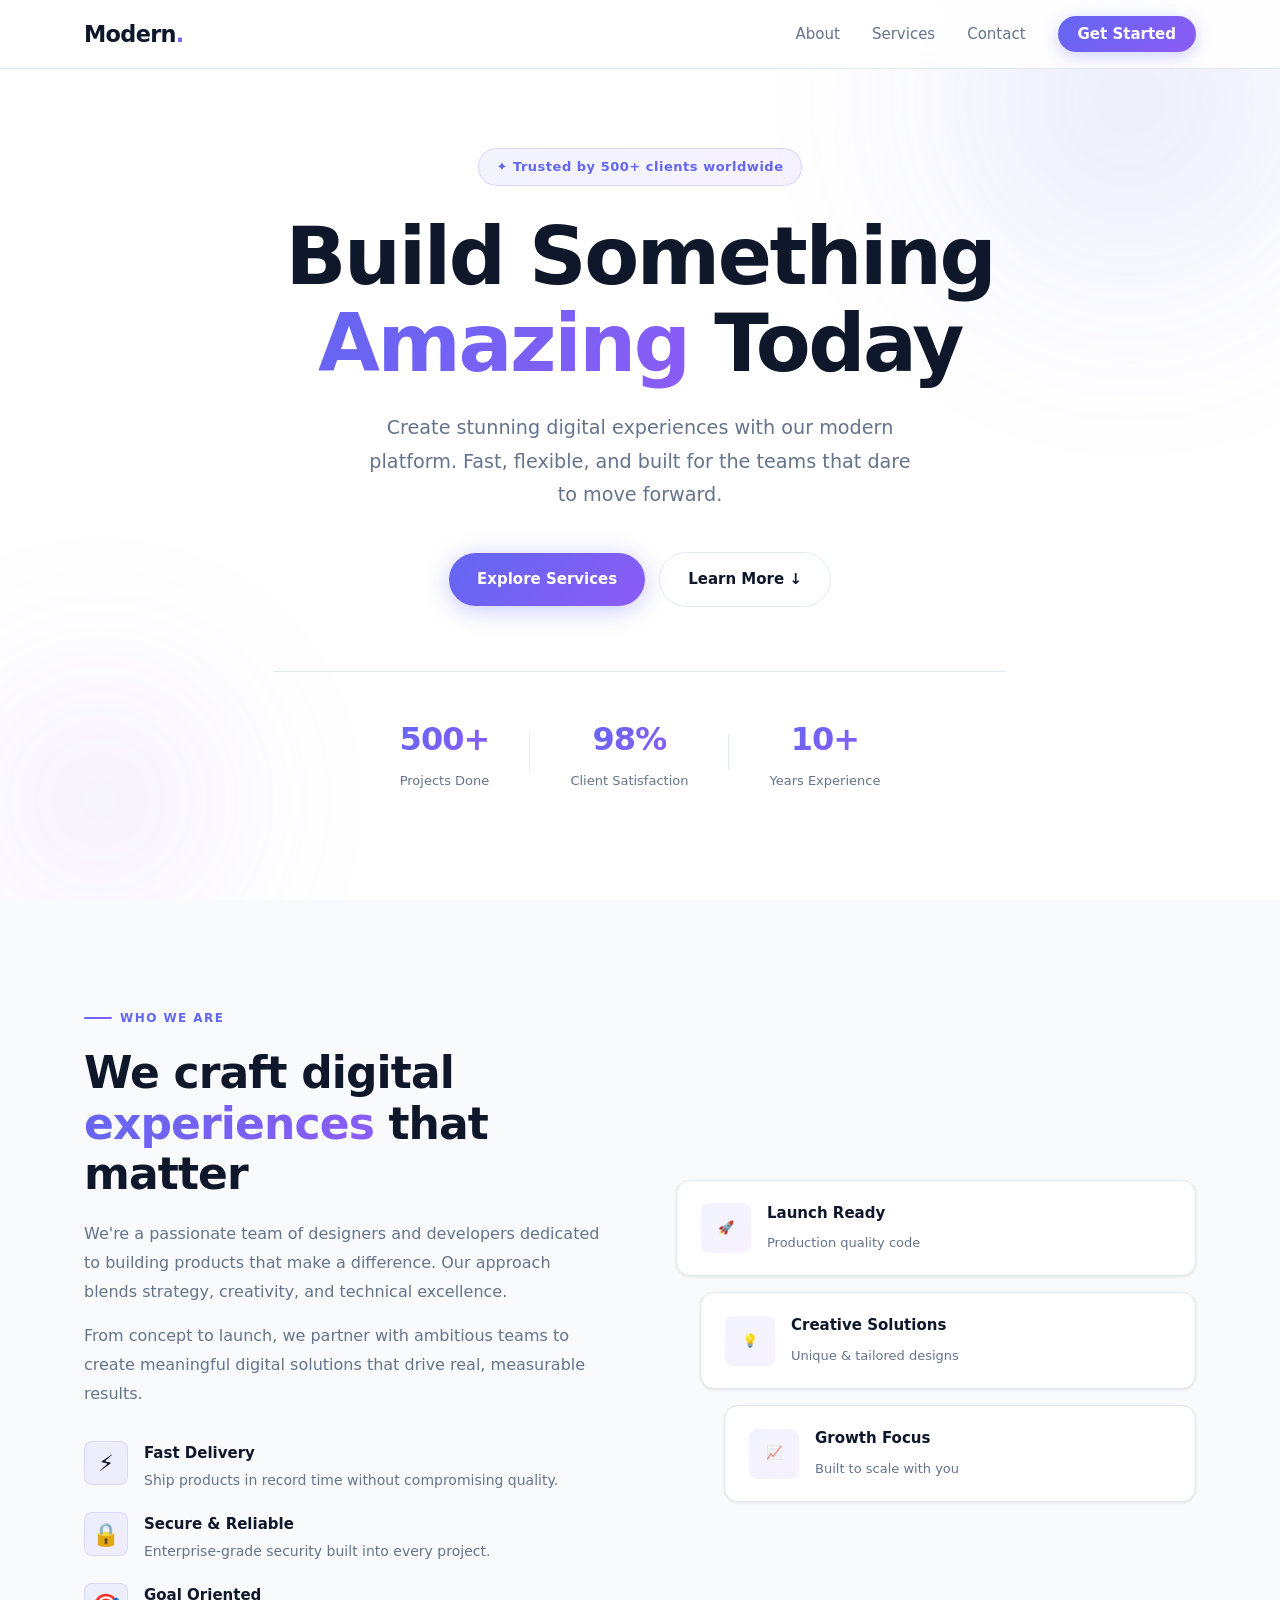
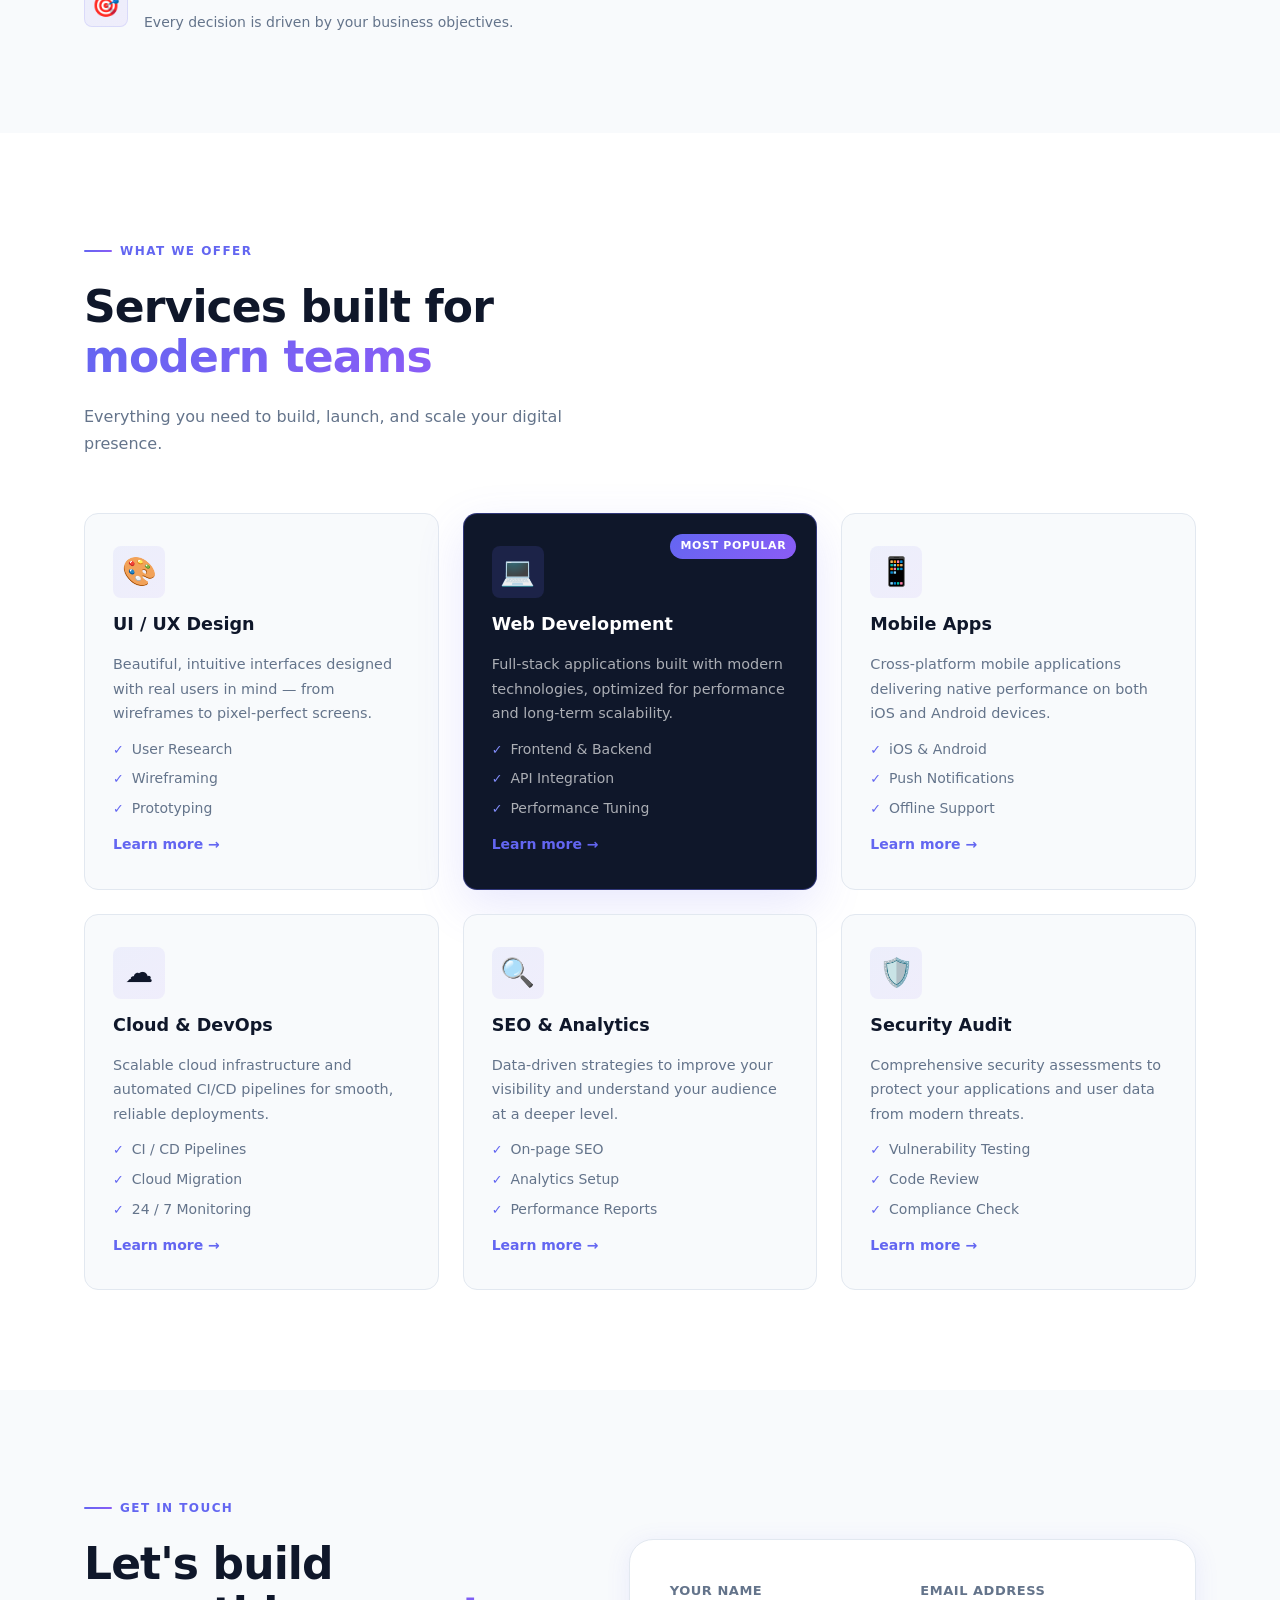
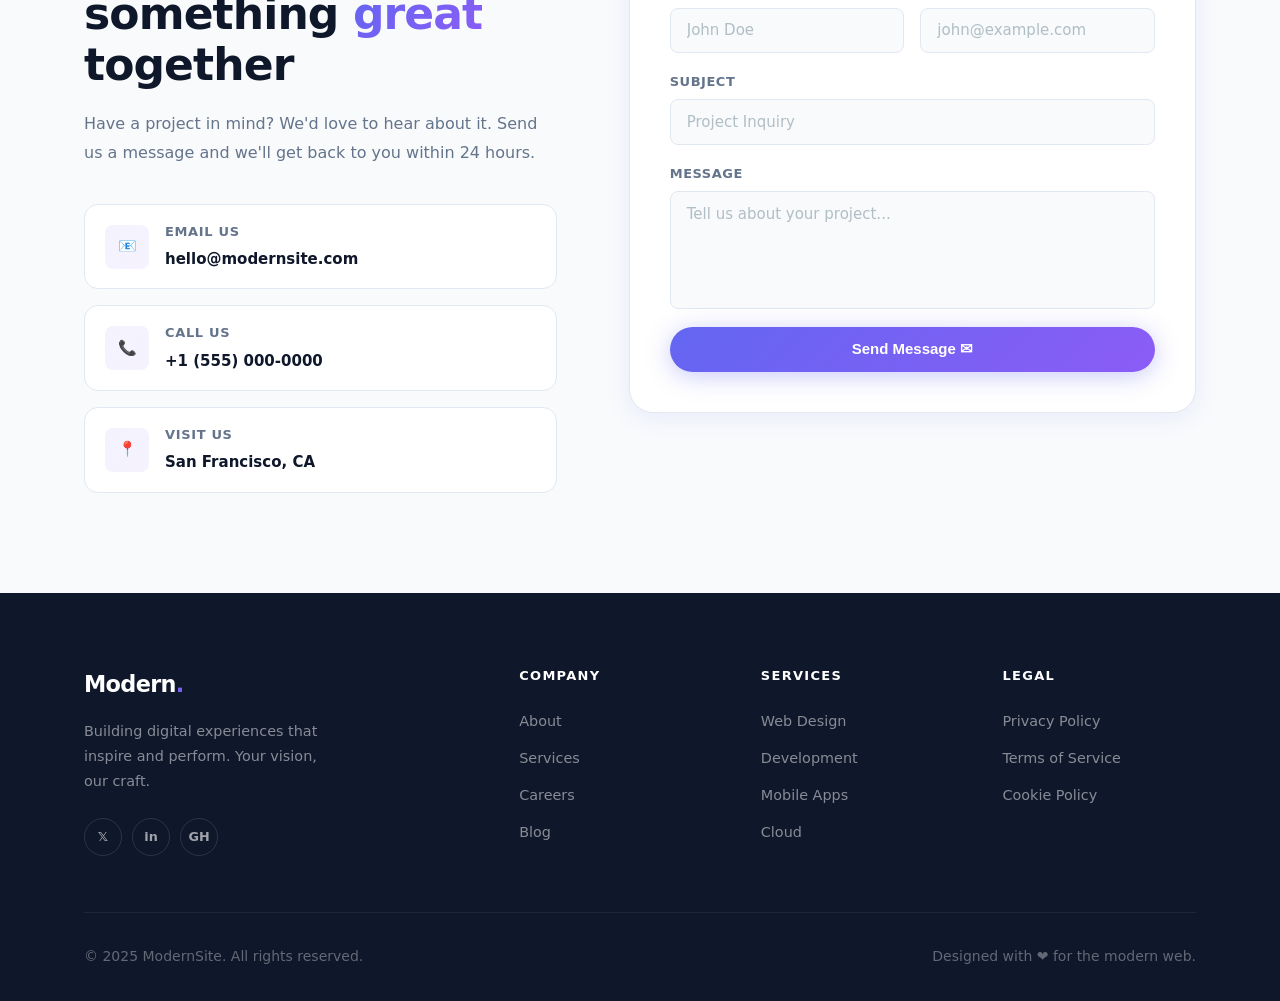
<file: template/index.html>
<!DOCTYPE html>
<html lang="en">
<head>
  <meta charset="UTF-8" />
  <meta name="viewport" content="width=device-width, initial-scale=1.0" />
  <meta name="description" content="ModernSite — Clean, professional, fully responsive website template." />
  <title>ModernSite — Build Something Amazing</title>
  <link rel="stylesheet" href="style.css" />
</head>
<body>

  <!-- ════════════ HEADER / NAV ════════════ -->
  <header class="header">
    <nav class="navbar">
      <div class="nav-container">

        <!-- Logo -->
        <a href="#hero" class="logo">Modern<span>.</span></a>

        <!-- CSS-only hamburger (checkbox trick — no JS needed) -->
        <input type="checkbox" id="nav-toggle" class="nav-toggle" aria-hidden="true" />
        <label for="nav-toggle" class="hamburger" aria-label="Toggle navigation">
          <span></span>
          <span></span>
          <span></span>
        </label>

        <!-- Nav links -->
        <ul class="nav-menu">
          <li><a href="#about"    class="nav-link">About</a></li>
          <li><a href="#services" class="nav-link">Services</a></li>
          <li><a href="#contact"  class="nav-link">Contact</a></li>
          <li><a href="#contact"  class="nav-link nav-cta">Get Started</a></li>
        </ul>

      </div>
    </nav>
  </header>

  <main>

    <!-- ════════════ HERO ════════════ -->
    <section id="hero" class="hero">
      <div class="hero-container">

        <div class="hero-badge">✦ Trusted by 500+ clients worldwide</div>

        <h1 class="hero-title">
          Build Something
          <span class="gradient-text">Amazing</span>
          Today
        </h1>

        <p class="hero-desc">
          Create stunning digital experiences with our modern platform.
          Fast, flexible, and built for the teams that dare to move forward.
        </p>

        <div class="hero-actions">
          <a href="#services" class="btn btn-primary">Explore Services</a>
          <a href="#about"    class="btn btn-outline">Learn More ↓</a>
        </div>

        <div class="hero-stats">
          <div class="stat">
            <span class="stat-num">500+</span>
            <span class="stat-label">Projects Done</span>
          </div>
          <div class="stat-divider"></div>
          <div class="stat">
            <span class="stat-num">98%</span>
            <span class="stat-label">Client Satisfaction</span>
          </div>
          <div class="stat-divider"></div>
          <div class="stat">
            <span class="stat-num">10+</span>
            <span class="stat-label">Years Experience</span>
          </div>
        </div>

      </div>
    </section>

    <!-- ════════════ ABOUT ════════════ -->
    <section id="about" class="section about">
      <div class="container">

        <span class="section-label">Who We Are</span>

        <div class="about-grid">

          <!-- Text column -->
          <div class="about-text">
            <h2 class="section-title">
              We craft digital
              <span class="gradient-text">experiences</span>
              that matter
            </h2>
            <p class="about-desc">
              We're a passionate team of designers and developers dedicated to building
              products that make a difference. Our approach blends strategy, creativity,
              and technical excellence.
            </p>
            <p class="about-desc">
              From concept to launch, we partner with ambitious teams to create meaningful
              digital solutions that drive real, measurable results.
            </p>

            <div class="about-features">
              <div class="about-feature">
                <span class="feature-icon">⚡</span>
                <div class="feature-body">
                  <strong>Fast Delivery</strong>
                  <p>Ship products in record time without compromising quality.</p>
                </div>
              </div>
              <div class="about-feature">
                <span class="feature-icon">🔒</span>
                <div class="feature-body">
                  <strong>Secure &amp; Reliable</strong>
                  <p>Enterprise-grade security built into every project.</p>
                </div>
              </div>
              <div class="about-feature">
                <span class="feature-icon">🎯</span>
                <div class="feature-body">
                  <strong>Goal Oriented</strong>
                  <p>Every decision is driven by your business objectives.</p>
                </div>
              </div>
            </div>
          </div>

          <!-- Visual column -->
          <div class="about-visual">
            <div class="visual-card card-top">
              <span class="vc-icon">🚀</span>
              <div>
                <strong>Launch Ready</strong>
                <span>Production quality code</span>
              </div>
            </div>
            <div class="visual-card card-mid">
              <span class="vc-icon">💡</span>
              <div>
                <strong>Creative Solutions</strong>
                <span>Unique &amp; tailored designs</span>
              </div>
            </div>
            <div class="visual-card card-bot">
              <span class="vc-icon">📈</span>
              <div>
                <strong>Growth Focus</strong>
                <span>Built to scale with you</span>
              </div>
            </div>
          </div>

        </div>
      </div>
    </section>

    <!-- ════════════ SERVICES ════════════ -->
    <section id="services" class="section services">
      <div class="container">

        <span class="section-label">What We Offer</span>
        <div class="services-header">
          <h2 class="section-title">
            Services built for
            <span class="gradient-text">modern teams</span>
          </h2>
          <p class="services-sub">
            Everything you need to build, launch, and scale your digital presence.
          </p>
        </div>

        <div class="services-grid">

          <article class="service-card">
            <div class="sc-icon">🎨</div>
            <h3>UI / UX Design</h3>
            <p>Beautiful, intuitive interfaces designed with real users in mind — from wireframes to pixel-perfect screens.</p>
            <ul class="sc-list">
              <li>User Research</li>
              <li>Wireframing</li>
              <li>Prototyping</li>
            </ul>
            <a href="#contact" class="sc-link">Learn more →</a>
          </article>

          <article class="service-card featured">
            <div class="sc-badge">Most Popular</div>
            <div class="sc-icon">💻</div>
            <h3>Web Development</h3>
            <p>Full-stack applications built with modern technologies, optimized for performance and long-term scalability.</p>
            <ul class="sc-list">
              <li>Frontend &amp; Backend</li>
              <li>API Integration</li>
              <li>Performance Tuning</li>
            </ul>
            <a href="#contact" class="sc-link">Learn more →</a>
          </article>

          <article class="service-card">
            <div class="sc-icon">📱</div>
            <h3>Mobile Apps</h3>
            <p>Cross-platform mobile applications delivering native performance on both iOS and Android devices.</p>
            <ul class="sc-list">
              <li>iOS &amp; Android</li>
              <li>Push Notifications</li>
              <li>Offline Support</li>
            </ul>
            <a href="#contact" class="sc-link">Learn more →</a>
          </article>

          <article class="service-card">
            <div class="sc-icon">☁️</div>
            <h3>Cloud &amp; DevOps</h3>
            <p>Scalable cloud infrastructure and automated CI/CD pipelines for smooth, reliable deployments.</p>
            <ul class="sc-list">
              <li>CI / CD Pipelines</li>
              <li>Cloud Migration</li>
              <li>24 / 7 Monitoring</li>
            </ul>
            <a href="#contact" class="sc-link">Learn more →</a>
          </article>

          <article class="service-card">
            <div class="sc-icon">🔍</div>
            <h3>SEO &amp; Analytics</h3>
            <p>Data-driven strategies to improve your visibility and understand your audience at a deeper level.</p>
            <ul class="sc-list">
              <li>On-page SEO</li>
              <li>Analytics Setup</li>
              <li>Performance Reports</li>
            </ul>
            <a href="#contact" class="sc-link">Learn more →</a>
          </article>

          <article class="service-card">
            <div class="sc-icon">🛡️</div>
            <h3>Security Audit</h3>
            <p>Comprehensive security assessments to protect your applications and user data from modern threats.</p>
            <ul class="sc-list">
              <li>Vulnerability Testing</li>
              <li>Code Review</li>
              <li>Compliance Check</li>
            </ul>
            <a href="#contact" class="sc-link">Learn more →</a>
          </article>

        </div>
      </div>
    </section>

    <!-- ════════════ CONTACT ════════════ -->
    <section id="contact" class="section contact">
      <div class="container">

        <span class="section-label">Get In Touch</span>

        <div class="contact-grid">

          <!-- Info column -->
          <div class="contact-info">
            <h2 class="section-title">
              Let's build something
              <span class="gradient-text">great</span>
              together
            </h2>
            <p class="contact-desc">
              Have a project in mind? We'd love to hear about it. Send us a message
              and we'll get back to you within 24 hours.
            </p>

            <div class="contact-details">
              <div class="contact-detail">
                <span class="cd-icon">📧</span>
                <div>
                  <strong>Email Us</strong>
                  <span>hello@modernsite.com</span>
                </div>
              </div>
              <div class="contact-detail">
                <span class="cd-icon">📞</span>
                <div>
                  <strong>Call Us</strong>
                  <span>+1 (555) 000-0000</span>
                </div>
              </div>
              <div class="contact-detail">
                <span class="cd-icon">📍</span>
                <div>
                  <strong>Visit Us</strong>
                  <span>San Francisco, CA</span>
                </div>
              </div>
            </div>
          </div>

          <!-- Form column -->
          <div class="contact-form-wrap">
            <form class="contact-form" action="#" method="post">
              <div class="form-row">
                <div class="form-group">
                  <label for="name">Your Name</label>
                  <input type="text"   id="name"    name="name"    placeholder="John Doe"           required />
                </div>
                <div class="form-group">
                  <label for="email">Email Address</label>
                  <input type="email"  id="email"   name="email"   placeholder="john@example.com"   required />
                </div>
              </div>
              <div class="form-group">
                <label for="subject">Subject</label>
                <input type="text" id="subject" name="subject" placeholder="Project Inquiry" />
              </div>
              <div class="form-group">
                <label for="message">Message</label>
                <textarea id="message" name="message" rows="5"
                          placeholder="Tell us about your project..."></textarea>
              </div>
              <button type="submit" class="btn btn-primary btn-full">Send Message ✉</button>
            </form>
          </div>

        </div>
      </div>
    </section>

  </main>

  <!-- ════════════ FOOTER ════════════ -->
  <footer class="footer">
    <div class="container">

      <div class="footer-grid">

        <div class="footer-brand">
          <a href="#hero" class="logo">Modern<span>.</span></a>
          <p>Building digital experiences that inspire and perform. Your vision, our craft.</p>
          <div class="footer-socials">
            <a href="#" class="social-icon" aria-label="Twitter">𝕏</a>
            <a href="#" class="social-icon" aria-label="LinkedIn">in</a>
            <a href="#" class="social-icon" aria-label="GitHub">GH</a>
          </div>
        </div>

        <div class="footer-links">
          <h4>Company</h4>
          <ul>
            <li><a href="#about">About</a></li>
            <li><a href="#services">Services</a></li>
            <li><a href="#">Careers</a></li>
            <li><a href="#">Blog</a></li>
          </ul>
        </div>

        <div class="footer-links">
          <h4>Services</h4>
          <ul>
            <li><a href="#">Web Design</a></li>
            <li><a href="#">Development</a></li>
            <li><a href="#">Mobile Apps</a></li>
            <li><a href="#">Cloud</a></li>
          </ul>
        </div>

        <div class="footer-links">
          <h4>Legal</h4>
          <ul>
            <li><a href="#">Privacy Policy</a></li>
            <li><a href="#">Terms of Service</a></li>
            <li><a href="#">Cookie Policy</a></li>
          </ul>
        </div>

      </div>

      <div class="footer-bottom">
        <p>&copy; 2025 ModernSite. All rights reserved.</p>
        <p>Designed with ❤️ for the modern web.</p>
      </div>

    </div>
  </footer>

</body>
</html>
</file>
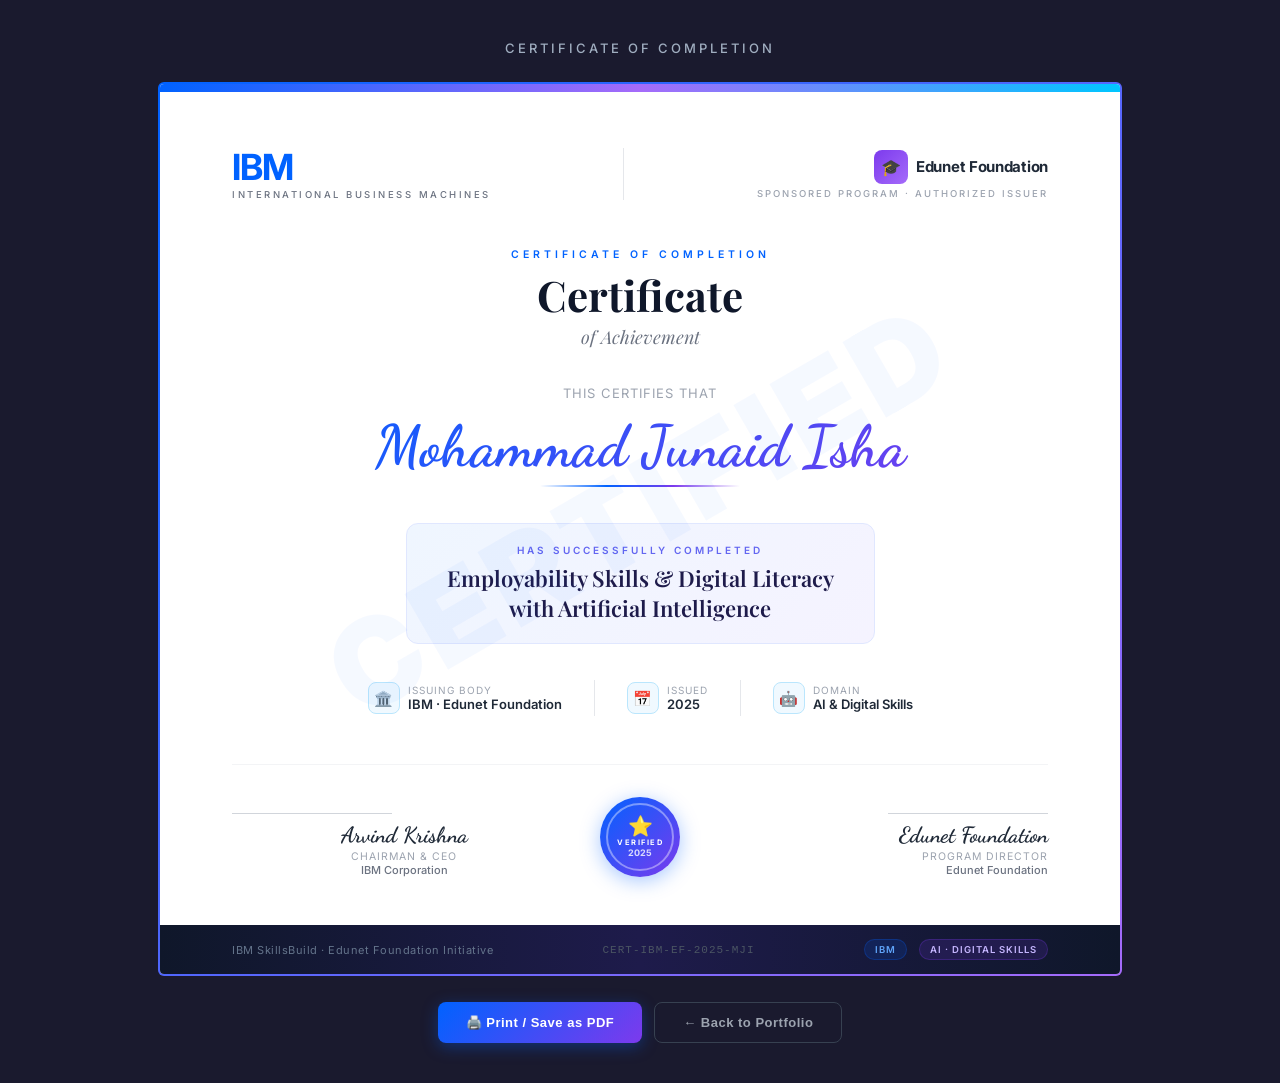
<file: pages/certificate.html>
<!DOCTYPE html>
<html lang="en">
<head>
  <meta charset="UTF-8"/>
  <meta name="viewport" content="width=device-width, initial-scale=1.0"/>
  <title>Certificate – Employability Skills & Digital Literacy with AI</title>
  <link href="https://fonts.googleapis.com/css2?family=Playfair+Display:ital,wght@0,400;0,600;0,700;1,400&family=Inter:wght@300;400;500;600&family=Dancing+Script:wght@600;700&display=swap" rel="stylesheet"/>
  <style>
    *, *::before, *::after { box-sizing: border-box; margin: 0; padding: 0; }

    body {
      background: #1a1a2e;
      min-height: 100vh;
      display: flex;
      flex-direction: column;
      align-items: center;
      justify-content: center;
      padding: 40px 20px;
      font-family: 'Inter', sans-serif;
    }

    .page-title {
      color: #a0aec0;
      font-size: 13px;
      letter-spacing: 3px;
      text-transform: uppercase;
      margin-bottom: 28px;
      font-weight: 500;
    }

    /* ── CERTIFICATE WRAPPER ── */
    .cert-wrapper {
      position: relative;
      width: 100%;
      max-width: 960px;
    }

    /* outer glow */
    .cert-wrapper::before {
      content: '';
      position: absolute;
      inset: -2px;
      border-radius: 6px;
      background: linear-gradient(135deg, #0062ff, #a56bfa, #00c6ff, #0062ff);
      background-size: 300% 300%;
      animation: borderAnim 6s ease infinite;
      z-index: 0;
    }
    @keyframes borderAnim {
      0%   { background-position: 0% 50%; }
      50%  { background-position: 100% 50%; }
      100% { background-position: 0% 50%; }
    }

    /* ── CERTIFICATE CARD ── */
    .cert-card {
      position: relative;
      z-index: 1;
      background: #ffffff;
      border-radius: 4px;
      overflow: hidden;
    }

    /* top accent bar */
    .top-bar {
      height: 8px;
      background: linear-gradient(90deg, #0062ff 0%, #a56bfa 50%, #00c6ff 100%);
    }

    .cert-body {
      padding: 56px 72px 48px;
      position: relative;
    }

    /* watermark */
    .cert-body::before {
      content: 'CERTIFIED';
      position: absolute;
      top: 50%;
      left: 50%;
      transform: translate(-50%, -50%) rotate(-30deg);
      font-size: 120px;
      font-weight: 900;
      color: rgba(0, 98, 255, 0.04);
      letter-spacing: 8px;
      pointer-events: none;
      white-space: nowrap;
      font-family: 'Inter', sans-serif;
    }

    /* ── HEADER ROW ── */
    .cert-header {
      display: flex;
      align-items: center;
      justify-content: space-between;
      margin-bottom: 48px;
    }

    .logo-ibm {
      display: flex;
      flex-direction: column;
      align-items: flex-start;
      gap: 4px;
    }
    .logo-ibm-text {
      font-size: 36px;
      font-weight: 700;
      letter-spacing: -1px;
      color: #0062ff;
      line-height: 1;
    }
    .logo-ibm-sub {
      font-size: 9.5px;
      letter-spacing: 2.5px;
      text-transform: uppercase;
      color: #6b7280;
      font-weight: 500;
    }

    .header-divider {
      width: 1px;
      height: 52px;
      background: #e5e7eb;
    }

    .logo-edunet {
      display: flex;
      flex-direction: column;
      align-items: flex-end;
      gap: 4px;
    }
    .logo-edunet-badge {
      display: flex;
      align-items: center;
      gap: 8px;
    }
    .edunet-icon {
      width: 34px;
      height: 34px;
      border-radius: 8px;
      background: linear-gradient(135deg, #7c3aed, #a56bfa);
      display: flex;
      align-items: center;
      justify-content: center;
      color: white;
      font-size: 16px;
    }
    .logo-edunet-name {
      font-size: 15px;
      font-weight: 700;
      color: #1f2937;
      letter-spacing: -0.3px;
    }
    .logo-edunet-sub {
      font-size: 9.5px;
      letter-spacing: 2px;
      text-transform: uppercase;
      color: #9ca3af;
      font-weight: 500;
      text-align: right;
    }

    /* ── BODY CONTENT ── */
    .cert-center {
      text-align: center;
    }

    .cert-label {
      font-size: 10.5px;
      letter-spacing: 4px;
      text-transform: uppercase;
      color: #0062ff;
      font-weight: 600;
      margin-bottom: 10px;
    }

    .cert-heading {
      font-family: 'Playfair Display', serif;
      font-size: 42px;
      font-weight: 700;
      color: #0f172a;
      line-height: 1.15;
      margin-bottom: 6px;
    }

    .cert-of-completion {
      font-family: 'Playfair Display', serif;
      font-style: italic;
      font-size: 18px;
      color: #6b7280;
      margin-bottom: 36px;
    }

    .cert-presented {
      font-size: 13px;
      color: #9ca3af;
      letter-spacing: 1px;
      text-transform: uppercase;
      margin-bottom: 14px;
    }

    .cert-name {
      font-family: 'Dancing Script', cursive;
      font-size: 58px;
      font-weight: 700;
      background: linear-gradient(135deg, #0062ff, #7c3aed);
      -webkit-background-clip: text;
      -webkit-text-fill-color: transparent;
      background-clip: text;
      line-height: 1.1;
      margin-bottom: 6px;
    }

    .cert-name-underline {
      width: 200px;
      height: 2px;
      background: linear-gradient(90deg, transparent, #0062ff, #7c3aed, transparent);
      margin: 0 auto 36px;
      border-radius: 2px;
    }

    .cert-course-block {
      background: linear-gradient(135deg, #eff6ff, #f5f3ff);
      border: 1px solid #e0e7ff;
      border-radius: 12px;
      padding: 20px 40px;
      display: inline-block;
      margin-bottom: 36px;
    }

    .cert-course-label {
      font-size: 10px;
      letter-spacing: 3px;
      text-transform: uppercase;
      color: #6366f1;
      font-weight: 600;
      margin-bottom: 8px;
    }

    .cert-course-name {
      font-family: 'Playfair Display', serif;
      font-size: 22px;
      font-weight: 600;
      color: #1e1b4b;
      line-height: 1.35;
    }

    .cert-meta {
      display: flex;
      align-items: center;
      justify-content: center;
      gap: 32px;
      margin-bottom: 48px;
    }

    .cert-meta-item {
      display: flex;
      align-items: center;
      gap: 8px;
    }
    .cert-meta-icon {
      width: 32px;
      height: 32px;
      border-radius: 8px;
      background: #f0f9ff;
      border: 1px solid #bae6fd;
      display: flex;
      align-items: center;
      justify-content: center;
      font-size: 15px;
    }
    .cert-meta-text { text-align: left; }
    .cert-meta-label { font-size: 10px; color: #9ca3af; letter-spacing: 1px; text-transform: uppercase; }
    .cert-meta-value { font-size: 13px; color: #1f2937; font-weight: 600; }

    .cert-meta-sep { width: 1px; height: 36px; background: #e5e7eb; }

    /* ── FOOTER ROW ── */
    .cert-footer {
      display: grid;
      grid-template-columns: 1fr auto 1fr;
      align-items: end;
      gap: 24px;
      border-top: 1px solid #f3f4f6;
      padding-top: 32px;
    }

    .sig-block { display: flex; flex-direction: column; }
    .sig-block.right { align-items: flex-end; }

    .sig-line {
      width: 160px;
      height: 1px;
      background: #d1d5db;
      margin-bottom: 8px;
    }
    .sig-name { font-family: 'Dancing Script', cursive; font-size: 22px; color: #1f2937; font-weight: 700; }
    .sig-title { font-size: 10.5px; color: #9ca3af; letter-spacing: 1px; text-transform: uppercase; margin-top: 2px; }
    .sig-org { font-size: 11px; color: #6b7280; font-weight: 500; }

    .cert-seal {
      display: flex;
      flex-direction: column;
      align-items: center;
      gap: 6px;
    }
    .seal-ring {
      width: 80px;
      height: 80px;
      border-radius: 50%;
      background: linear-gradient(135deg, #0062ff, #7c3aed);
      display: flex;
      align-items: center;
      justify-content: center;
      box-shadow: 0 4px 20px rgba(0, 98, 255, 0.35);
    }
    .seal-inner {
      width: 68px;
      height: 68px;
      border-radius: 50%;
      border: 2px solid rgba(255,255,255,0.4);
      display: flex;
      flex-direction: column;
      align-items: center;
      justify-content: center;
      color: white;
    }
    .seal-star { font-size: 20px; line-height: 1; }
    .seal-text { font-size: 7.5px; letter-spacing: 1.5px; text-transform: uppercase; font-weight: 700; margin-top: 2px; }
    .seal-year { font-size: 9px; font-weight: 700; opacity: 0.8; }

    /* ── BOTTOM BAR ── */
    .bottom-bar {
      background: linear-gradient(90deg, #0f172a, #1e1b4b, #0f172a);
      padding: 14px 72px;
      display: flex;
      align-items: center;
      justify-content: space-between;
    }
    .bottom-bar-text {
      font-size: 11px;
      color: #64748b;
      letter-spacing: 0.5px;
    }
    .bottom-bar-id {
      font-size: 11px;
      color: #4b5563;
      font-family: 'Courier New', monospace;
      letter-spacing: 1px;
    }
    .bottom-bar-badges {
      display: flex;
      gap: 12px;
    }
    .bottom-badge {
      padding: 4px 10px;
      border-radius: 20px;
      font-size: 9.5px;
      font-weight: 600;
      letter-spacing: 1px;
      text-transform: uppercase;
    }
    .badge-ibm { background: rgba(0,98,255,0.15); color: #60a5fa; border: 1px solid rgba(0,98,255,0.25); }
    .badge-ai  { background: rgba(124,58,237,0.15); color: #c4b5fd; border: 1px solid rgba(124,58,237,0.25); }

    /* ── PRINT BUTTON ── */
    .btn-row {
      display: flex;
      gap: 12px;
      margin-top: 28px;
    }
    .btn {
      padding: 12px 28px;
      border-radius: 8px;
      font-size: 13px;
      font-weight: 600;
      cursor: pointer;
      border: none;
      letter-spacing: 0.5px;
      display: flex;
      align-items: center;
      gap: 8px;
      transition: all 0.2s;
    }
    .btn-print {
      background: linear-gradient(135deg, #0062ff, #7c3aed);
      color: white;
      box-shadow: 0 4px 16px rgba(0,98,255,0.35);
    }
    .btn-print:hover { transform: translateY(-2px); box-shadow: 0 8px 24px rgba(0,98,255,0.45); }
    .btn-back {
      background: transparent;
      color: #9ca3af;
      border: 1px solid #374151;
    }
    .btn-back:hover { color: #e5e7eb; border-color: #6b7280; }

    @media print {
      body { background: white; padding: 0; }
      .cert-wrapper::before { display: none; }
      .page-title, .btn-row { display: none; }
      .cert-wrapper { max-width: 100%; }
    }

    @media (max-width: 700px) {
      .cert-body { padding: 36px 28px 32px; }
      .cert-heading { font-size: 28px; }
      .cert-name { font-size: 40px; }
      .cert-course-name { font-size: 17px; }
      .cert-header { flex-direction: column; gap: 20px; align-items: flex-start; }
      .header-divider { display: none; }
      .cert-footer { grid-template-columns: 1fr; gap: 20px; }
      .cert-seal { display: none; }
      .bottom-bar { padding: 14px 28px; flex-wrap: wrap; gap: 8px; }
      .cert-meta { flex-direction: column; gap: 16px; }
      .cert-meta-sep { display: none; }
    }

    @media (max-width: 480px) {
      body { padding: 24px 12px; }
      .cert-body { padding: 24px 16px 20px; }
      .cert-heading { font-size: 22px; }
      .cert-name { font-size: 32px; }
      .cert-of-completion { font-size: 15px; }
      .cert-course-block { padding: 16px 20px; display: block; }
      .cert-course-name { font-size: 15px; }
      .bottom-bar { padding: 12px 16px; flex-direction: column; gap: 6px; text-align: center; }
      .bottom-bar-badges { justify-content: center; }
      .btn-row { flex-direction: column; width: 100%; }
      .btn { justify-content: center; width: 100%; }
    }
  </style>
</head>
<body>

<p class="page-title">Certificate of Completion</p>

<div class="cert-wrapper">
  <!-- animated gradient border via ::before pseudo -->

  <div class="cert-card">
    <div class="top-bar"></div>

    <div class="cert-body">

      <!-- HEADER -->
      <div class="cert-header">
        <div class="logo-ibm">
          <div class="logo-ibm-text">IBM</div>
          <div class="logo-ibm-sub">International Business Machines</div>
        </div>
        <div class="header-divider"></div>
        <div class="logo-edunet">
          <div class="logo-edunet-badge">
            <div class="edunet-icon">🎓</div>
            <div class="logo-edunet-name">Edunet Foundation</div>
          </div>
          <div class="logo-edunet-sub">Sponsored Program · Authorized Issuer</div>
        </div>
      </div>

      <!-- BODY -->
      <div class="cert-center">
        <div class="cert-label">Certificate of Completion</div>
        <div class="cert-heading">Certificate</div>
        <div class="cert-of-completion">of Achievement</div>

        <div class="cert-presented">This certifies that</div>

        <div class="cert-name">Mohammad Junaid Isha</div>
        <div class="cert-name-underline"></div>

        <div class="cert-course-block">
          <div class="cert-course-label">has successfully completed</div>
          <div class="cert-course-name">Employability Skills &amp; Digital Literacy<br>with Artificial Intelligence</div>
        </div>

        <div class="cert-meta">
          <div class="cert-meta-item">
            <div class="cert-meta-icon">🏛️</div>
            <div class="cert-meta-text">
              <div class="cert-meta-label">Issuing Body</div>
              <div class="cert-meta-value">IBM · Edunet Foundation</div>
            </div>
          </div>
          <div class="cert-meta-sep"></div>
          <div class="cert-meta-item">
            <div class="cert-meta-icon">📅</div>
            <div class="cert-meta-text">
              <div class="cert-meta-label">Issued</div>
              <div class="cert-meta-value">2025</div>
            </div>
          </div>
          <div class="cert-meta-sep"></div>
          <div class="cert-meta-item">
            <div class="cert-meta-icon">🤖</div>
            <div class="cert-meta-text">
              <div class="cert-meta-label">Domain</div>
              <div class="cert-meta-value">AI &amp; Digital Skills</div>
            </div>
          </div>
        </div>

        <!-- FOOTER -->
        <div class="cert-footer">
          <div class="sig-block">
            <div class="sig-line"></div>
            <div class="sig-name">Arvind Krishna</div>
            <div class="sig-title">Chairman &amp; CEO</div>
            <div class="sig-org">IBM Corporation</div>
          </div>

          <div class="cert-seal">
            <div class="seal-ring">
              <div class="seal-inner">
                <div class="seal-star">⭐</div>
                <div class="seal-text">Verified</div>
                <div class="seal-year">2025</div>
              </div>
            </div>
          </div>

          <div class="sig-block right">
            <div class="sig-line" style="margin-left:auto;"></div>
            <div class="sig-name">Edunet Foundation</div>
            <div class="sig-title">Program Director</div>
            <div class="sig-org">Edunet Foundation</div>
          </div>
        </div>

      </div>
    </div>

    <!-- BOTTOM BAR -->
    <div class="bottom-bar">
      <div class="bottom-bar-text">IBM SkillsBuild · Edunet Foundation Initiative</div>
      <div class="bottom-bar-id">CERT-IBM-EF-2025-MJI</div>
      <div class="bottom-bar-badges">
        <span class="bottom-badge badge-ibm">IBM</span>
        <span class="bottom-badge badge-ai">AI · Digital Skills</span>
      </div>
    </div>
  </div>
</div>

<!-- ACTION BUTTONS -->
<div class="btn-row">
  <button class="btn btn-print" onclick="window.print()">
    🖨️ Print / Save as PDF
  </button>
  <button class="btn btn-back" onclick="window.location.href='../index.html'">
    ← Back to Portfolio
  </button>
</div>

</body>
</html>
</file>
<file: template/style.css>
/* ══════════════════════════════════════════
   DESIGN TOKENS
══════════════════════════════════════════ */
:root {
  /* Colors */
  --clr-bg:        #ffffff;
  --clr-bg-alt:    #f8fafc;
  --clr-bg-dark:   #0f172a;
  --clr-text:      #0f172a;
  --clr-muted:     #64748b;
  --clr-border:    #e2e8f0;
  --clr-primary:   #6366f1;
  --clr-primary-d: #4f46e5;
  --clr-accent:    #8b5cf6;
  --clr-white:     #ffffff;

  /* Gradients */
  --gradient:      linear-gradient(135deg, #6366f1, #8b5cf6);
  --gradient-soft: linear-gradient(135deg, rgba(99,102,241,.08), rgba(139,92,246,.08));

  /* Typography */
  --font-sans:  system-ui, -apple-system, 'Segoe UI', Roboto, sans-serif;
  --font-mono:  'Courier New', Courier, monospace;

  /* Sizing */
  --radius-sm: 8px;
  --radius:    14px;
  --radius-lg: 24px;
  --shadow-sm: 0 1px 3px rgba(0,0,0,.06), 0 1px 2px rgba(0,0,0,.04);
  --shadow:    0 4px 24px rgba(99,102,241,.1);
  --shadow-lg: 0 16px 48px rgba(99,102,241,.15);
  --transition: 0.25s cubic-bezier(0.4, 0, 0.2, 1);
}

/* ══════════════════════════════════════════
   RESET & BASE
══════════════════════════════════════════ */
*, *::before, *::after {
  box-sizing: border-box;
  margin: 0;
  padding: 0;
}

html {
  scroll-behavior: smooth;
  font-size: 16px;
}

body {
  font-family: var(--font-sans);
  background-color: var(--clr-bg);
  color: var(--clr-text);
  line-height: 1.7;
  overflow-x: hidden;
  -webkit-font-smoothing: antialiased;
}

a {
  color: inherit;
  text-decoration: none;
}

ul {
  list-style: none;
}

img {
  max-width: 100%;
  display: block;
}

/* ══════════════════════════════════════════
   SCROLLBAR
══════════════════════════════════════════ */
::-webkit-scrollbar { width: 5px; }
::-webkit-scrollbar-track { background: var(--clr-bg-alt); }
::-webkit-scrollbar-thumb { background: var(--clr-primary); border-radius: 4px; }

/* ══════════════════════════════════════════
   UTILITY
══════════════════════════════════════════ */
.container {
  width: 100%;
  max-width: 1160px;
  margin: 0 auto;
  padding: 0 24px;
}

.section {
  padding: 100px 0;
}

.section-label {
  display: inline-flex;
  align-items: center;
  gap: 8px;
  font-size: 0.75rem;
  font-weight: 700;
  letter-spacing: 0.12em;
  text-transform: uppercase;
  color: var(--clr-primary);
  margin-bottom: 20px;
}

.section-label::before {
  content: '';
  display: inline-block;
  width: 28px;
  height: 2px;
  background: var(--gradient);
  border-radius: 2px;
}

.section-title {
  font-size: clamp(1.75rem, 4vw, 2.75rem);
  font-weight: 800;
  line-height: 1.15;
  letter-spacing: -0.02em;
  margin-bottom: 20px;
}

.gradient-text {
  background: var(--gradient);
  -webkit-background-clip: text;
  -webkit-text-fill-color: transparent;
  background-clip: text;
}

/* ── Buttons ── */
.btn {
  display: inline-flex;
  align-items: center;
  justify-content: center;
  gap: 8px;
  padding: 0.85rem 1.75rem;
  border-radius: 50px;
  font-size: 0.9375rem;
  font-weight: 600;
  cursor: pointer;
  border: none;
  transition: var(--transition);
  white-space: nowrap;
  text-decoration: none;
}

.btn-primary {
  background: var(--gradient);
  color: var(--clr-white);
  box-shadow: 0 4px 24px rgba(99,102,241,.35);
}

.btn-primary:hover {
  transform: translateY(-2px);
  box-shadow: 0 8px 36px rgba(99,102,241,.45);
}

.btn-outline {
  background: transparent;
  color: var(--clr-text);
  border: 1.5px solid var(--clr-border);
}

.btn-outline:hover {
  border-color: var(--clr-primary);
  color: var(--clr-primary);
  transform: translateY(-2px);
}

.btn-full {
  width: 100%;
}

/* ══════════════════════════════════════════
   HEADER / NAV
══════════════════════════════════════════ */
.header {
  position: fixed;
  top: 0;
  left: 0;
  right: 0;
  z-index: 1000;
  background: rgba(255,255,255,.85);
  backdrop-filter: blur(16px);
  -webkit-backdrop-filter: blur(16px);
  border-bottom: 1px solid var(--clr-border);
}

.navbar {
  padding: 0;
}

.nav-container {
  display: flex;
  align-items: center;
  justify-content: space-between;
  max-width: 1160px;
  margin: 0 auto;
  padding: 0 24px;
  height: 68px;
  position: relative;
}

/* Logo */
.logo {
  font-size: 1.4rem;
  font-weight: 800;
  letter-spacing: -0.03em;
  color: var(--clr-text);
  z-index: 10;
}

.logo span {
  background: var(--gradient);
  -webkit-background-clip: text;
  -webkit-text-fill-color: transparent;
  background-clip: text;
}

/* Nav links */
.nav-menu {
  display: flex;
  align-items: center;
  gap: 2rem;
}

.nav-link {
  font-size: 0.9375rem;
  font-weight: 500;
  color: var(--clr-muted);
  transition: color var(--transition);
  position: relative;
  padding-bottom: 2px;
}

.nav-link::after {
  content: '';
  position: absolute;
  bottom: -2px;
  left: 0;
  right: 0;
  height: 2px;
  background: var(--gradient);
  border-radius: 2px;
  transform: scaleX(0);
  transition: transform var(--transition);
}

.nav-link:hover {
  color: var(--clr-text);
}

.nav-link:hover::after {
  transform: scaleX(1);
}

.nav-cta {
  background: var(--gradient);
  color: var(--clr-white) !important;
  padding: 0.55rem 1.25rem;
  border-radius: 50px;
  font-weight: 600;
  box-shadow: 0 4px 16px rgba(99,102,241,.3);
  transition: var(--transition);
}

.nav-cta::after { display: none; }

.nav-cta:hover {
  transform: translateY(-1px);
  box-shadow: 0 6px 24px rgba(99,102,241,.4);
}

/* ── Hamburger (CSS-only toggle) ── */
.nav-toggle {
  display: none;
}

.hamburger {
  display: none;
  flex-direction: column;
  gap: 5px;
  cursor: pointer;
  padding: 4px;
  z-index: 10;
}

.hamburger span {
  display: block;
  width: 26px;
  height: 2.5px;
  background: var(--clr-text);
  border-radius: 3px;
  transition: var(--transition);
}

/* ══════════════════════════════════════════
   HERO
══════════════════════════════════════════ */
.hero {
  min-height: 100vh;
  display: flex;
  align-items: center;
  padding: 120px 0 80px;
  background: var(--clr-bg);
  position: relative;
  overflow: hidden;
}

/* Subtle gradient blob decorations */
.hero::before,
.hero::after {
  content: '';
  position: absolute;
  border-radius: 50%;
  pointer-events: none;
  filter: blur(80px);
  opacity: 0.35;
}

.hero::before {
  width: 600px;
  height: 600px;
  background: radial-gradient(circle, rgba(99,102,241,.4), transparent 70%);
  top: -200px;
  right: -150px;
}

.hero::after {
  width: 400px;
  height: 400px;
  background: radial-gradient(circle, rgba(139,92,246,.35), transparent 70%);
  bottom: -100px;
  left: -100px;
}

.hero-container {
  max-width: 780px;
  margin: 0 auto;
  padding: 0 24px;
  text-align: center;
  position: relative;
  z-index: 1;
}

.hero-badge {
  display: inline-flex;
  align-items: center;
  gap: 8px;
  background: var(--gradient-soft);
  border: 1px solid rgba(99,102,241,.2);
  color: var(--clr-primary);
  border-radius: 50px;
  padding: 0.45rem 1.1rem;
  font-size: 0.8125rem;
  font-weight: 600;
  letter-spacing: 0.04em;
  margin-bottom: 28px;
  animation: fadeInDown 0.7s ease both;
}

.hero-title {
  font-size: clamp(2.75rem, 7vw, 5rem);
  font-weight: 800;
  line-height: 1.08;
  letter-spacing: -0.03em;
  margin-bottom: 24px;
  animation: fadeInUp 0.7s 0.1s ease both;
}

.hero-desc {
  font-size: clamp(1rem, 2.5vw, 1.2rem);
  color: var(--clr-muted);
  max-width: 560px;
  margin: 0 auto 40px;
  line-height: 1.75;
  animation: fadeInUp 0.7s 0.2s ease both;
}

.hero-actions {
  display: flex;
  align-items: center;
  justify-content: center;
  flex-wrap: wrap;
  gap: 14px;
  margin-bottom: 64px;
  animation: fadeInUp 0.7s 0.3s ease both;
}

.hero-stats {
  display: flex;
  align-items: center;
  justify-content: center;
  gap: 40px;
  flex-wrap: wrap;
  border-top: 1px solid var(--clr-border);
  padding-top: 40px;
  animation: fadeInUp 0.7s 0.4s ease both;
}

.stat {
  display: flex;
  flex-direction: column;
  align-items: center;
  gap: 4px;
}

.stat-num {
  font-size: 2rem;
  font-weight: 800;
  letter-spacing: -0.03em;
  background: var(--gradient);
  -webkit-background-clip: text;
  -webkit-text-fill-color: transparent;
  background-clip: text;
}

.stat-label {
  font-size: 0.8125rem;
  color: var(--clr-muted);
  font-weight: 500;
}

.stat-divider {
  width: 1px;
  height: 36px;
  background: var(--clr-border);
}

/* ══════════════════════════════════════════
   ABOUT
══════════════════════════════════════════ */
.about {
  background: var(--clr-bg-alt);
}

.about-grid {
  display: grid;
  grid-template-columns: 1fr 1fr;
  gap: 72px;
  align-items: center;
}

.about-desc {
  color: var(--clr-muted);
  font-size: 1rem;
  line-height: 1.8;
  margin-bottom: 16px;
}

.about-features {
  display: flex;
  flex-direction: column;
  gap: 20px;
  margin-top: 32px;
}

.about-feature {
  display: flex;
  gap: 16px;
  align-items: flex-start;
}

.feature-icon {
  font-size: 1.4rem;
  flex-shrink: 0;
  width: 44px;
  height: 44px;
  background: var(--gradient-soft);
  border: 1px solid rgba(99,102,241,.15);
  border-radius: var(--radius-sm);
  display: flex;
  align-items: center;
  justify-content: center;
}

.feature-body strong {
  display: block;
  font-size: 0.9375rem;
  font-weight: 700;
  margin-bottom: 3px;
}

.feature-body p {
  font-size: 0.875rem;
  color: var(--clr-muted);
  line-height: 1.6;
}

/* Visual cards stack */
.about-visual {
  display: flex;
  flex-direction: column;
  gap: 16px;
}

.visual-card {
  display: flex;
  align-items: center;
  gap: 16px;
  padding: 20px 24px;
  border-radius: var(--radius);
  border: 1px solid var(--clr-border);
  background: var(--clr-bg);
  box-shadow: var(--shadow-sm);
  transition: var(--transition);
}

.visual-card:hover {
  transform: translateX(6px);
  border-color: rgba(99,102,241,.3);
  box-shadow: var(--shadow);
}

.card-mid {
  margin-left: 24px;
}

.card-bot {
  margin-left: 48px;
}

.vc-icon {
  font-size: 1.6rem;
  width: 50px;
  height: 50px;
  background: var(--gradient-soft);
  border-radius: var(--radius-sm);
  display: flex;
  align-items: center;
  justify-content: center;
  flex-shrink: 0;
}

.visual-card strong {
  display: block;
  font-size: 0.9375rem;
  font-weight: 700;
  margin-bottom: 2px;
}

.visual-card span {
  font-size: 0.8125rem;
  color: var(--clr-muted);
}

/* ══════════════════════════════════════════
   SERVICES
══════════════════════════════════════════ */
.services {
  background: var(--clr-bg);
}

.services-header {
  max-width: 560px;
  margin-bottom: 56px;
}

.services-sub {
  font-size: 1rem;
  color: var(--clr-muted);
  line-height: 1.7;
}

.services-grid {
  display: grid;
  grid-template-columns: repeat(3, 1fr);
  gap: 24px;
}

.service-card {
  background: var(--clr-bg-alt);
  border: 1px solid var(--clr-border);
  border-radius: var(--radius);
  padding: 32px 28px;
  display: flex;
  flex-direction: column;
  gap: 12px;
  position: relative;
  transition: var(--transition);
}

.service-card:hover {
  border-color: rgba(99,102,241,.35);
  transform: translateY(-5px);
  box-shadow: var(--shadow-lg);
}

.service-card.featured {
  background: var(--clr-bg-dark);
  border-color: rgba(99,102,241,.4);
  color: var(--clr-white);
  box-shadow: var(--shadow-lg);
}

.service-card.featured p,
.service-card.featured .sc-list li {
  color: rgba(255,255,255,.65);
}

.service-card.featured .sc-link {
  color: rgba(99,102,241,1);
}

.sc-badge {
  position: absolute;
  top: 20px;
  right: 20px;
  background: var(--gradient);
  color: white;
  font-size: 0.6875rem;
  font-weight: 700;
  letter-spacing: 0.06em;
  text-transform: uppercase;
  padding: 3px 10px;
  border-radius: 50px;
}

.sc-icon {
  font-size: 1.75rem;
  width: 52px;
  height: 52px;
  background: var(--gradient-soft);
  border-radius: var(--radius-sm);
  display: flex;
  align-items: center;
  justify-content: center;
}

.service-card.featured .sc-icon {
  background: rgba(99,102,241,.15);
}

.service-card h3 {
  font-size: 1.1rem;
  font-weight: 700;
}

.service-card p {
  font-size: 0.9rem;
  color: var(--clr-muted);
  line-height: 1.7;
  flex: 1;
}

.sc-list {
  display: flex;
  flex-direction: column;
  gap: 6px;
}

.sc-list li {
  font-size: 0.875rem;
  color: var(--clr-muted);
  display: flex;
  align-items: center;
  gap: 8px;
}

.sc-list li::before {
  content: '✓';
  color: var(--clr-primary);
  font-weight: 700;
  font-size: 0.8rem;
}

.service-card.featured .sc-list li::before {
  color: #818cf8;
}

.sc-link {
  font-size: 0.875rem;
  font-weight: 600;
  color: var(--clr-primary);
  transition: gap var(--transition), color var(--transition);
  display: inline-flex;
  align-items: center;
  gap: 4px;
}

.sc-link:hover {
  color: var(--clr-accent);
  gap: 8px;
}

/* ══════════════════════════════════════════
   CONTACT
══════════════════════════════════════════ */
.contact {
  background: var(--clr-bg-alt);
}

.contact-grid {
  display: grid;
  grid-template-columns: 1fr 1.2fr;
  gap: 72px;
  align-items: start;
}

.contact-desc {
  font-size: 1rem;
  color: var(--clr-muted);
  line-height: 1.8;
  margin-bottom: 36px;
}

.contact-details {
  display: flex;
  flex-direction: column;
  gap: 16px;
}

.contact-detail {
  display: flex;
  align-items: center;
  gap: 16px;
  padding: 16px 20px;
  background: var(--clr-bg);
  border: 1px solid var(--clr-border);
  border-radius: var(--radius);
  transition: var(--transition);
}

.contact-detail:hover {
  border-color: rgba(99,102,241,.3);
  transform: translateX(4px);
}

.cd-icon {
  font-size: 1.3rem;
  width: 44px;
  height: 44px;
  background: var(--gradient-soft);
  border-radius: var(--radius-sm);
  display: flex;
  align-items: center;
  justify-content: center;
  flex-shrink: 0;
}

.contact-detail strong {
  display: block;
  font-size: 0.8125rem;
  font-weight: 700;
  text-transform: uppercase;
  letter-spacing: 0.05em;
  color: var(--clr-muted);
  margin-bottom: 2px;
}

.contact-detail span {
  font-size: 0.9375rem;
  font-weight: 600;
}

/* Form */
.contact-form-wrap {
  background: var(--clr-bg);
  border: 1px solid var(--clr-border);
  border-radius: var(--radius-lg);
  padding: 40px;
  box-shadow: var(--shadow);
}

.contact-form {
  display: flex;
  flex-direction: column;
  gap: 18px;
}

.form-row {
  display: grid;
  grid-template-columns: 1fr 1fr;
  gap: 16px;
}

.form-group {
  display: flex;
  flex-direction: column;
  gap: 6px;
}

.form-group label {
  font-size: 0.8125rem;
  font-weight: 600;
  color: var(--clr-muted);
  letter-spacing: 0.04em;
  text-transform: uppercase;
}

.form-group input,
.form-group textarea {
  background: var(--clr-bg-alt);
  border: 1.5px solid var(--clr-border);
  border-radius: var(--radius-sm);
  padding: 0.8rem 1rem;
  font-family: var(--font-sans);
  font-size: 0.9375rem;
  color: var(--clr-text);
  outline: none;
  transition: var(--transition);
  resize: none;
  width: 100%;
}

.form-group input::placeholder,
.form-group textarea::placeholder {
  color: #b0bec5;
}

.form-group input:focus,
.form-group textarea:focus {
  border-color: var(--clr-primary);
  background: var(--clr-bg);
  box-shadow: 0 0 0 3px rgba(99,102,241,.12);
}

/* ══════════════════════════════════════════
   FOOTER
══════════════════════════════════════════ */
.footer {
  background: var(--clr-bg-dark);
  color: rgba(255,255,255,.7);
  padding: 72px 0 32px;
}

.footer-grid {
  display: grid;
  grid-template-columns: 2fr 1fr 1fr 1fr;
  gap: 48px;
  margin-bottom: 56px;
}

.footer-brand .logo {
  color: var(--clr-white);
  display: inline-block;
  margin-bottom: 16px;
}

.footer-brand p {
  font-size: 0.9rem;
  color: rgba(255,255,255,.5);
  line-height: 1.75;
  max-width: 260px;
  margin-bottom: 24px;
}

.footer-socials {
  display: flex;
  gap: 10px;
}

.social-icon {
  width: 38px;
  height: 38px;
  border-radius: 50%;
  border: 1px solid rgba(255,255,255,.12);
  display: flex;
  align-items: center;
  justify-content: center;
  font-size: 0.8rem;
  font-weight: 700;
  color: rgba(255,255,255,.6);
  transition: var(--transition);
}

.social-icon:hover {
  border-color: var(--clr-primary);
  color: var(--clr-white);
  background: rgba(99,102,241,.2);
  transform: translateY(-2px);
}

.footer-links h4 {
  font-size: 0.8125rem;
  font-weight: 700;
  text-transform: uppercase;
  letter-spacing: 0.1em;
  color: var(--clr-white);
  margin-bottom: 20px;
}

.footer-links ul {
  display: flex;
  flex-direction: column;
  gap: 10px;
}

.footer-links a {
  font-size: 0.9rem;
  color: rgba(255,255,255,.5);
  transition: color var(--transition);
}

.footer-links a:hover {
  color: var(--clr-white);
}

.footer-bottom {
  display: flex;
  justify-content: space-between;
  align-items: center;
  flex-wrap: wrap;
  gap: 12px;
  padding-top: 32px;
  border-top: 1px solid rgba(255,255,255,.07);
  font-size: 0.875rem;
  color: rgba(255,255,255,.35);
}

/* ══════════════════════════════════════════
   ANIMATIONS
══════════════════════════════════════════ */
@keyframes fadeInDown {
  from { opacity: 0; transform: translateY(-18px); }
  to   { opacity: 1; transform: translateY(0); }
}

@keyframes fadeInUp {
  from { opacity: 0; transform: translateY(24px); }
  to   { opacity: 1; transform: translateY(0); }
}

/* ══════════════════════════════════════════
   RESPONSIVE — TABLET (≤ 992px)
══════════════════════════════════════════ */
@media (max-width: 992px) {
  /* Services */
  .services-grid {
    grid-template-columns: repeat(2, 1fr);
  }

  /* Footer */
  .footer-grid {
    grid-template-columns: 1fr 1fr;
    gap: 36px;
  }
}

/* ══════════════════════════════════════════
   RESPONSIVE — MOBILE (≤ 768px)
══════════════════════════════════════════ */
@media (max-width: 768px) {
  /* ── Nav ── */
  .hamburger {
    display: flex;
  }

  .nav-menu {
    position: fixed;
    top: 0;
    left: 0;
    right: 0;
    bottom: 0;
    background: rgba(255,255,255,.97);
    backdrop-filter: blur(20px);
    flex-direction: column;
    align-items: center;
    justify-content: center;
    gap: 2rem;
    transform: translateY(-100%);
    transition: transform 0.35s cubic-bezier(0.4, 0, 0.2, 1);
    z-index: 5;
  }

  /* Show menu when checkbox is checked */
  .nav-toggle:checked ~ .nav-menu {
    transform: translateY(0);
  }

  /* Animate hamburger into X */
  .nav-toggle:checked ~ .hamburger span:nth-child(1) {
    transform: translateY(7.5px) rotate(45deg);
  }

  .nav-toggle:checked ~ .hamburger span:nth-child(2) {
    opacity: 0;
    transform: scaleX(0);
  }

  .nav-toggle:checked ~ .hamburger span:nth-child(3) {
    transform: translateY(-7.5px) rotate(-45deg);
  }

  .nav-link {
    font-size: 1.5rem;
    font-weight: 700;
    color: var(--clr-text);
  }

  .nav-cta {
    font-size: 1rem;
    padding: 0.75rem 2rem;
  }

  /* ── Hero ── */
  .hero {
    padding: 100px 0 60px;
  }

  .hero-stats {
    gap: 20px;
  }

  .stat-divider {
    display: none;
  }

  /* ── Sections ── */
  .section {
    padding: 72px 0;
  }

  /* ── About ── */
  .about-grid {
    grid-template-columns: 1fr;
    gap: 48px;
  }

  .card-mid,
  .card-bot {
    margin-left: 0;
  }

  /* ── Services ── */
  .services-grid {
    grid-template-columns: 1fr;
  }

  /* ── Contact ── */
  .contact-grid {
    grid-template-columns: 1fr;
    gap: 48px;
  }

  .contact-form-wrap {
    padding: 28px 20px;
  }

  .form-row {
    grid-template-columns: 1fr;
  }

  /* ── Footer ── */
  .footer-grid {
    grid-template-columns: 1fr 1fr;
  }

  .footer-bottom {
    flex-direction: column;
    text-align: center;
  }
}

/* ══════════════════════════════════════════
   RESPONSIVE — SMALL MOBILE (≤ 480px)
══════════════════════════════════════════ */
@media (max-width: 480px) {
  .container {
    padding: 0 16px;
  }

  /* Hero */
  .hero-title {
    font-size: clamp(2.1rem, 10vw, 2.75rem);
  }

  .hero-actions {
    flex-direction: column;
    align-items: stretch;
  }

  .hero-actions .btn {
    width: 100%;
  }

  .hero-stats {
    gap: 16px;
  }

  .stat-num {
    font-size: 1.6rem;
  }

  /* About */
  .about-feature {
    flex-direction: column;
    gap: 10px;
  }

  /* Services */
  .service-card {
    padding: 24px 20px;
  }

  /* Footer */
  .footer-grid {
    grid-template-columns: 1fr;
  }

  .footer-brand p {
    max-width: 100%;
  }
}
</file>
